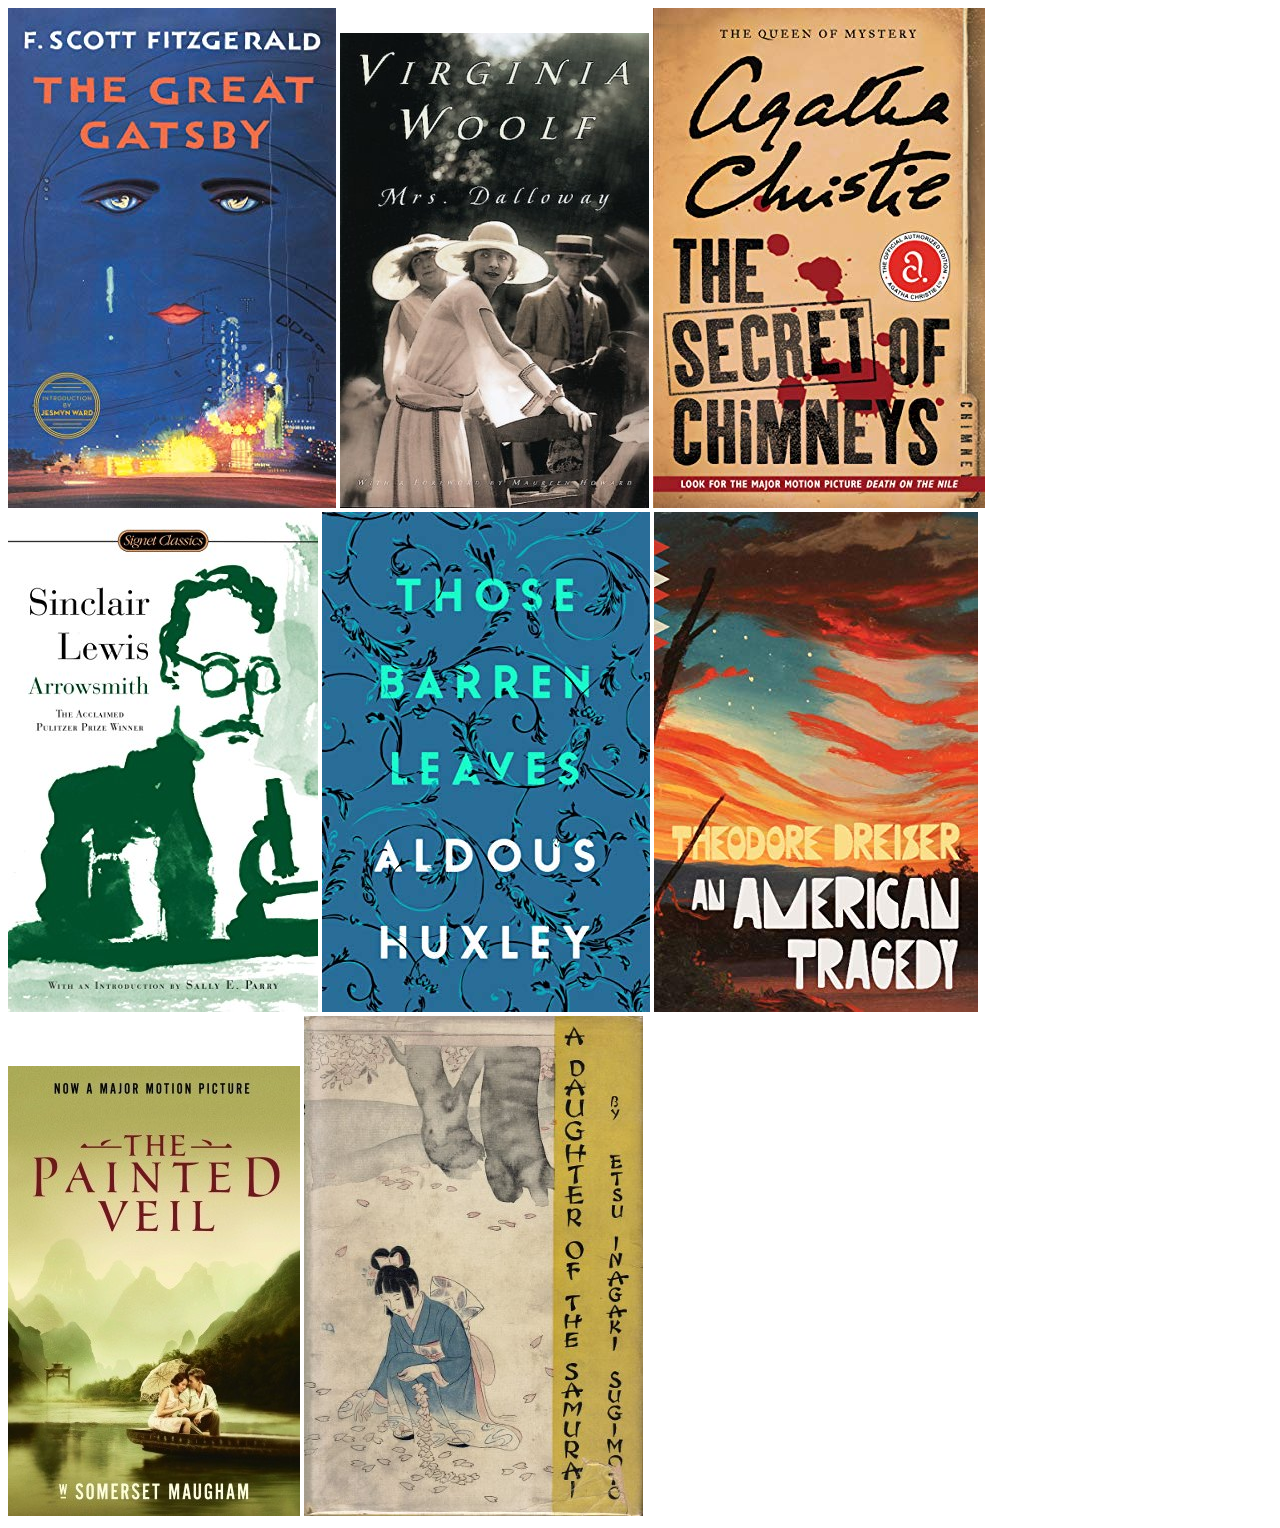
<file: begin/index.html>
<!DOCTYPE html>
<html lang="en">

<head>
    <meta charset="UTF-8">
    <meta http-equiv="X-UA-Compatible" content="IE=edge">
    <meta name="viewport" content="width=device-width, initial-scale=1.0">
    <title>Public Domain Books</title>
</head>

<body>
    <div class="grid">
        <a class="book" href="the-great-gatsby.html" data-author="F. Scott Fitzgerald" data-title="The Great Gatsby"
            data-published="1925" data-link="https://en.wikipedia.org/wiki/The_Great_Gatsby"><img
                src="./assets/the-great-gatsby.jpg" alt="The Great Gatsby book cover"></a>

        <a class="book" href="mrs-dalloway.html" data-author="Virginia Woolf" data-title="Mrs. Dalloway"
            data-published="1925" data-link="https://en.wikipedia.org/wiki/Mrs_Dalloway"><img
                src="./assets/mrs-dalloway.jpg" alt="Mrs. Dalloway book cover"></a>

        <a class="book" href="the-secret-of-chimneys.html" data-author="Agatha Christie"
            data-title="The Secret of Chimneys" data-published="1925"
            data-link="https://en.wikipedia.org/wiki/The_Secret_of_Chimneys"><img
                src="./assets/the-secret-of-chimneys.jpg" alt="The Secret of Chimneys book cover"></a>

        <a class="book" href="arrowsmith.html" data-author="Sinclair Lewis" data-title="Arrowsmith"
            data-published="1925" data-link="https://en.wikipedia.org/wiki/Arrowsmith_(novel)"><img
                src="./assets/arrowsmith.jpg" alt="Arrowsmith book cover"></a>

        <a class="book" href="those-barren-leaves.html" data-author="Aldous Huxley" data-title="Those Barren Leaves"
            data-published="1925" data-link="https://en.wikipedia.org/wiki/Those_Barren_Leaves"><img
                src="./assets/those-barren-leaves.jpg" alt="Those Barren Leaves book cover"></a>

        <a class="book" href="an-american-tragedy.html" data-author="Theodore Dreiser" data-title="An American Tragedy"
            data-published="1925" data-link="https://en.wikipedia.org/wiki/An_American_Tragedy"><img
                src="./assets/an-american-tragedy.jpg" alt="An American Tragedy book cover"></a>

        <a class="book" href="the-painted-veil.html" data-author="W. Somerset Maugham" data-title="The Painted Veil"
            data-published="1925" data-link="https://en.wikipedia.org/wiki/The_Painted_Veil_(novel)"><img
                src="./assets/the-painted-veil.jpg" alt="The Painted Veil book cover"></a>

        <a class="book" href="a-daughter-of-the-samurai.html" data-author="Etsu Inagaki Sugimoto"
            data-title="A Daughter of the Samurai" data-published="1925"
            data-link="https://en.wikipedia.org/wiki/A_Daughter_of_the_Samurai"><img
                src="./assets/a-daughter-of-the-samurai.jpg" alt="A Daughter of the Samurai book cover"></a>

    </div>
</body>

</html>
</file>
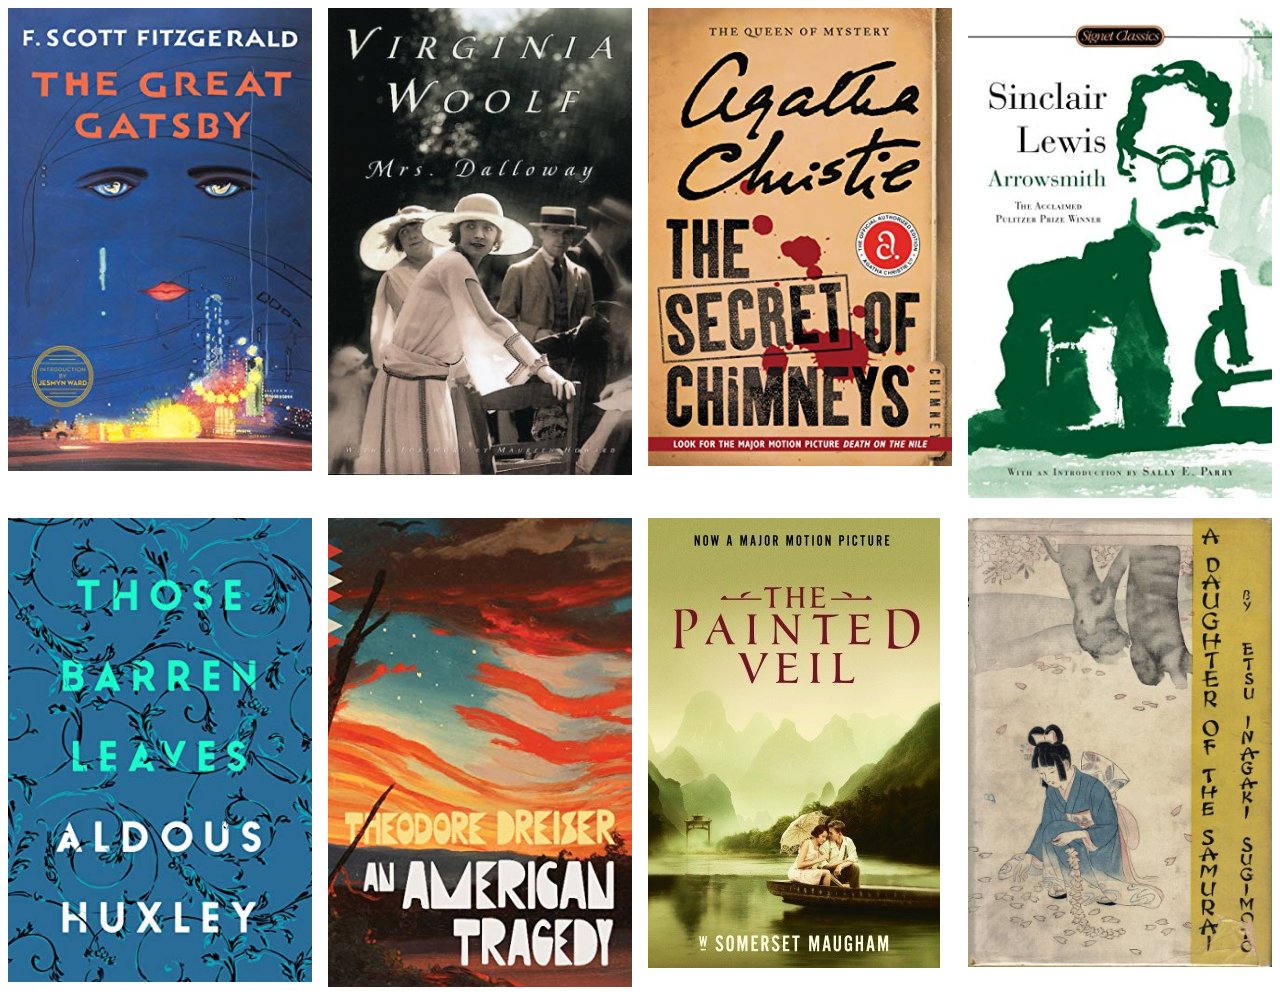
<file: finished/index.html>
<!DOCTYPE html>
<html lang="en">

<head>
    <meta charset="UTF-8">
    <meta http-equiv="X-UA-Compatible" content="IE=edge">
    <meta name="viewport" content="width=device-width, initial-scale=1.0">
    <title>Public Domain Books</title>
    <link rel="stylesheet" href="main.css">
    <script src="main.js"></script>

</head>

<body>
    <div class="grid">
        <a class="book" href="the-great-gatsby.html" data-author="F. Scott Fitzgerald" data-title="The Great Gatsby"
            data-published="1925" data-link="https://en.wikipedia.org/wiki/The_Great_Gatsby"><img
                src="./assets/the-great-gatsby.jpg" alt="The Great Gatsby book cover"></a>

        <a class="book" href="mrs-dalloway.html" data-author="Virginia Woolf" data-title="Mrs. Dalloway"
            data-published="1925" data-link="https://en.wikipedia.org/wiki/Mrs_Dalloway"><img
                src="./assets/mrs-dalloway.jpg" alt="Mrs. Dalloway book cover"></a>

        <a class="book" href="the-secret-of-chimneys.html" data-author="Agatha Christie"
            data-title="The Secret of Chimneys" data-published="1925"
            data-link="https://en.wikipedia.org/wiki/The_Secret_of_Chimneys"><img
                src="./assets/the-secret-of-chimneys.jpg" alt="The Secret of Chimneys book cover"></a>

        <a class="book" href="arrowsmith.html" data-author="Sinclair Lewis" data-title="Arrowsmith"
            data-published="1925" data-link="https://en.wikipedia.org/wiki/Arrowsmith_(novel)"><img
                src="./assets/arrowsmith.jpg" alt="Arrowsmith book cover"></a>

        <a class="book" href="those-barren-leaves.html" data-author="Aldous Huxley" data-title="Those Barren Leaves"
            data-published="1925" data-link="https://en.wikipedia.org/wiki/Those_Barren_Leaves"><img
                src="./assets/those-barren-leaves.jpg" alt="Those Barren Leaves book cover"></a>

        <a class="book" href="an-american-tragedy.html" data-author="Theodore Dreiser" data-title="An American Tragedy"
            data-published="1925" data-link="https://en.wikipedia.org/wiki/An_American_Tragedy"><img
                src="./assets/an-american-tragedy.jpg" alt="An American Tragedy book cover"></a>

        <a class="book" href="the-painted-veil.html" data-author="W. Somerset Maugham" data-title="The Painted Veil"
            data-published="1925" data-link="https://en.wikipedia.org/wiki/The_Painted_Veil_(novel)"><img
                src="./assets/the-painted-veil.jpg" alt="The Painted Veil book cover"></a>

        <a class="book" href="a-daughter-of-the-samurai.html" data-author="Etsu Inagaki Sugimoto"
            data-title="A Daughter of the Samurai" data-published="1925"
            data-link="https://en.wikipedia.org/wiki/A_Daughter_of_the_Samurai"><img
                src="./assets/a-daughter-of-the-samurai.jpg" alt="A Daughter of the Samurai book cover"></a>

    </div>
    <div class="popup-wrapper" style="display:none">
        <div class="popup">
            <h1 id="popup-title">Book Title goes here</h1>
            <h2 id="popup-author">Author goes here</h2>
            <img id="popup-book-image" src="./assets/a-daughter-of-the-samurai.jpg" alt="">
            <p id="popup-published">Published in 1925</p>
            <a id="popup-link" href="https://en.wikipedia.org/wiki/A_Daughter_of_the_Samurai">Read more</a>
        </div>
    </div>

    <script src="main.js"></script>
</body>

</html>
</file>
<file: finished/main.css>
body {
  font-family: sans-serif;
  font-size: 1rem;
}

img {
  max-width: 100%;
}

.grid {
  display: grid;
  grid-template-columns: repeat(auto-fill, minmax(300px, 1fr));
  grid-gap: 1rem;
}

.popup-wrapper {
  position: fixed;
  top: 0;
  left: 0;
  width: 100vw;
  height: 100vh;
  background-color: rgba(0, 0, 0, 0.5);
  display: flex;
  justify-content: center;
  align-items: center;
}

.popup {
  background-color: white;
  padding: 1rem;
  border-radius: 5px;
  box-shadow: 5px 5px 10px rgba(0, 0, 0, 0.5);
}

.popup h1 {
  font-size: 1.5rem;
  margin: 0;
  margin-bottom: 1rem;
}

.popup h2 {
  font-size: 1.25rem;
  margin: 0;
  margin-bottom: 1rem;
}
</file>
